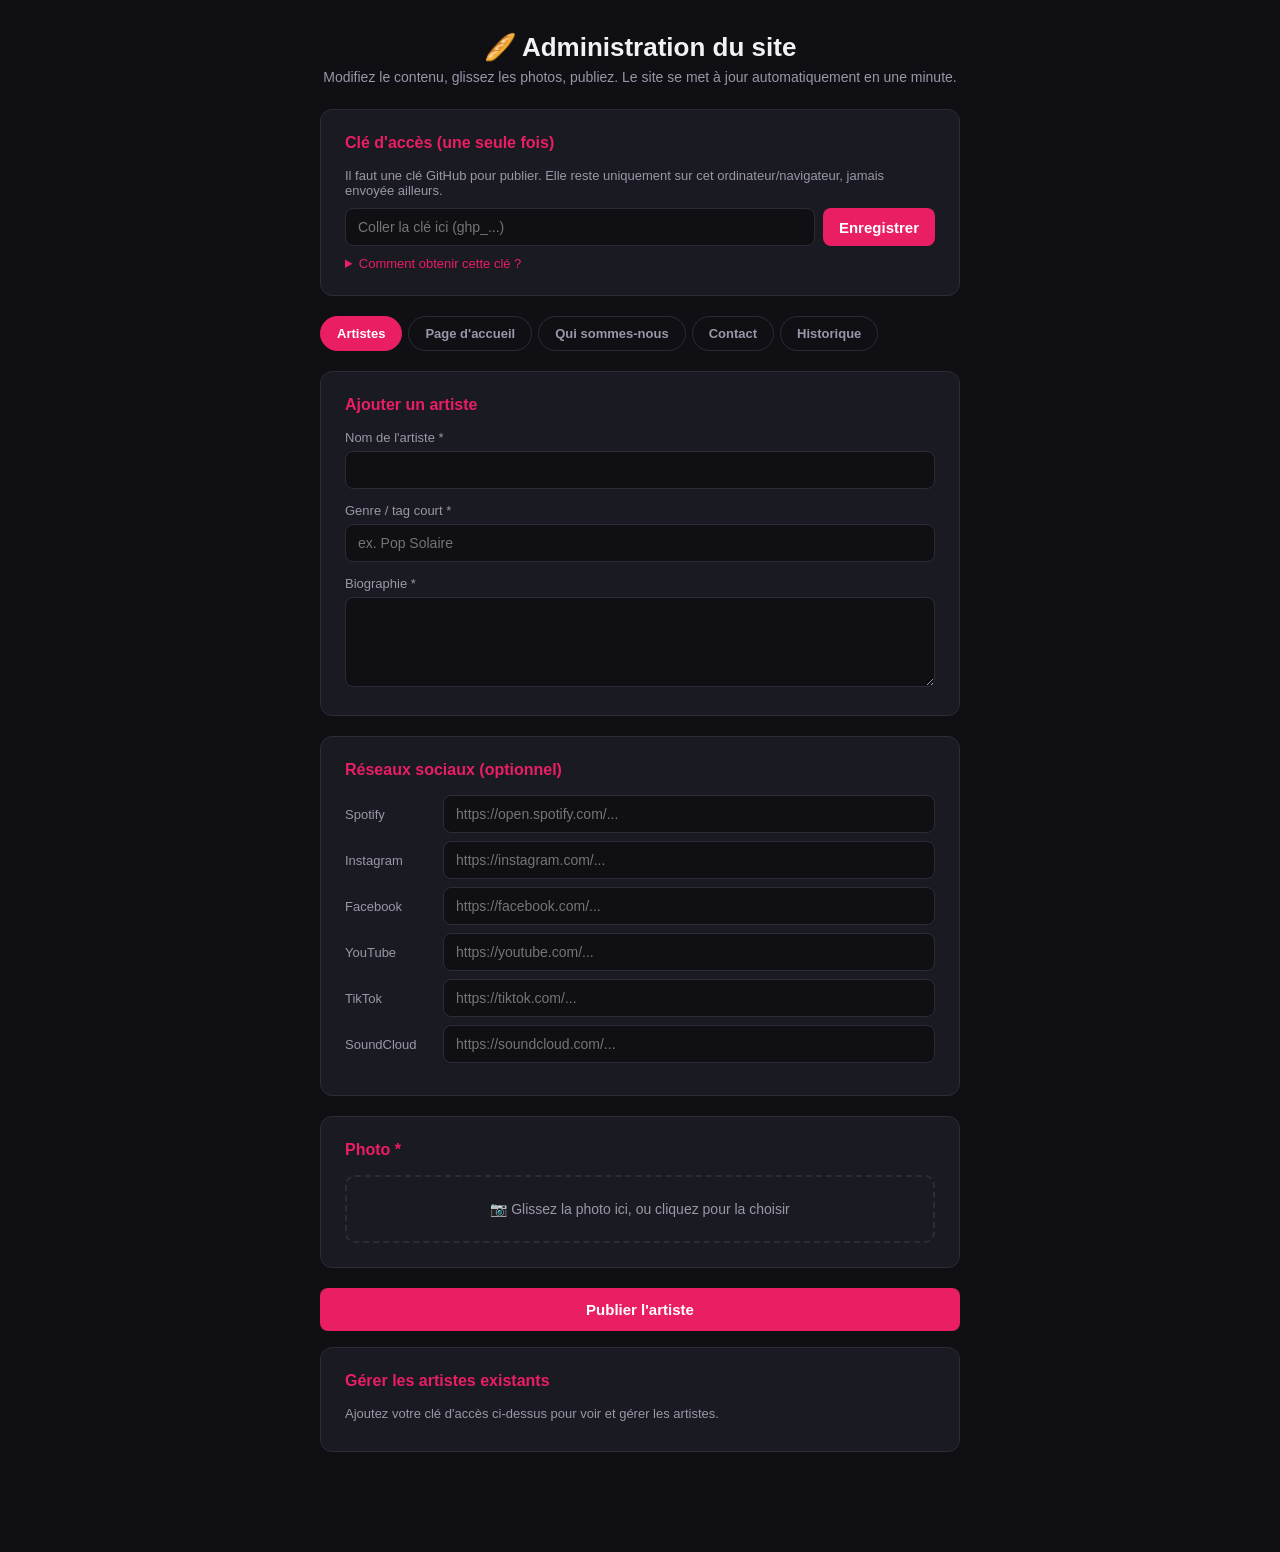
<file: admin/index.html>
<!DOCTYPE html>
<html lang="fr">
<head>
<meta charset="UTF-8">
<meta name="viewport" content="width=device-width, initial-scale=1">
<title>Administration — Baguette Publishing</title>
<style>
  :root {
    --pink: #E91E63;
    --bg: #0f0f14;
    --card: #1a1a22;
    --border: #2c2c38;
    --text: #f2f2f5;
    --muted: #9a97a8;
  }
  * { box-sizing: border-box; }
  body {
    margin: 0;
    font-family: -apple-system, BlinkMacSystemFont, "Segoe UI", Roboto, sans-serif;
    background: var(--bg);
    color: var(--text);
    padding: 32px 16px 80px;
  }
  .wrap { max-width: 640px; margin: 0 auto; }
  header { text-align: center; margin-bottom: 24px; }
  header h1 { font-size: 26px; margin: 0 0 6px; }
  header p { color: var(--muted); margin: 0; font-size: 14px; }
  .card {
    background: var(--card);
    border: 1px solid var(--border);
    border-radius: 12px;
    padding: 24px;
    margin-bottom: 20px;
  }
  .card h2 { font-size: 16px; margin: 0 0 16px; color: var(--pink); }
  label { display: block; font-size: 13px; color: var(--muted); margin: 14px 0 6px; }
  label:first-of-type { margin-top: 0; }
  input[type=text], input[type=url], input[type=password], input[type=email], textarea, select {
    width: 100%;
    background: #0f0f14;
    border: 1px solid var(--border);
    border-radius: 8px;
    padding: 10px 12px;
    color: var(--text);
    font-size: 14px;
    font-family: inherit;
  }
  textarea { resize: vertical; min-height: 90px; }
  input:focus, textarea:focus, select:focus { outline: none; border-color: var(--pink); }
  .social-row { display: flex; gap: 8px; align-items: center; margin-bottom: 8px; }
  .social-row span { width: 90px; font-size: 13px; color: var(--muted); flex-shrink: 0; }
  .dropzone {
    border: 2px dashed var(--border);
    border-radius: 10px;
    padding: 24px;
    text-align: center;
    cursor: pointer;
    color: var(--muted);
    font-size: 14px;
    transition: border-color .15s, background .15s;
  }
  .dropzone.drag { border-color: var(--pink); background: rgba(233,30,99,.06); }
  .dropzone img { max-width: 100%; max-height: 220px; border-radius: 8px; display: block; margin: 0 auto 10px; }
  .dropzone input { display: none; }
  .dropzone.small { padding: 10px; }
  .dropzone.small img { max-height: 100px; }
  button {
    background: var(--pink);
    color: #fff;
    border: none;
    border-radius: 8px;
    padding: 13px 20px;
    font-size: 15px;
    font-weight: 600;
    cursor: pointer;
    width: 100%;
  }
  button:disabled { opacity: .4; cursor: not-allowed; }
  button.secondary { background: transparent; border: 1px solid var(--border); color: var(--text); font-weight: 500; }
  button.link-btn { width: auto; background: transparent; color: var(--pink); padding: 6px 4px; font-size: 13px; font-weight: 500; }
  button.remove-btn { width: auto; background: transparent; border: 1px solid var(--border); color: #f87171; padding: 6px 12px; font-size: 13px; font-weight: 500; }
  button.remove-btn:hover { background: rgba(248,113,113,.1); border-color: #f87171; }
  .token-box { display: flex; gap: 8px; }
  .token-box input { flex: 1; }
  .token-box button { width: auto; white-space: nowrap; padding: 10px 16px; }
  details { margin-top: 10px; font-size: 13px; color: var(--muted); }
  details summary { cursor: pointer; color: var(--pink); }
  details ol { padding-left: 18px; line-height: 1.7; }
  details a { color: var(--pink); }
  .status-msg { margin-top: 16px; font-size: 14px; line-height: 1.6; white-space: pre-wrap; }
  .status-msg.ok { color: #34d399; }
  .status-msg.err { color: #f87171; }
  .status-msg a { color: var(--pink); }
  .token-saved { display: flex; align-items: center; justify-content: space-between; background: #0f0f14; border: 1px solid var(--border); border-radius: 8px; padding: 10px 12px; font-size: 13px; color: var(--muted); }
  .token-saved button { width: auto; background: transparent; color: var(--pink); padding: 4px 8px; font-size: 13px; }
  .hidden { display: none !important; }

  .artist-list { display: flex; flex-direction: column; gap: 8px; }
  .artist-row {
    display: flex; align-items: center; gap: 12px;
    background: #0f0f14; border: 1px solid var(--border); border-radius: 8px;
    padding: 8px 10px;
  }
  .artist-row img { width: 40px; height: 40px; border-radius: 6px; object-fit: cover; flex-shrink: 0; background: #000; }
  .artist-row .name { flex: 1; font-size: 14px; }
  .artist-row .name small { display: block; color: var(--muted); font-size: 12px; }
  .artist-row button { width: auto; background: transparent; border: 1px solid var(--border); color: #f87171; padding: 6px 12px; font-size: 13px; font-weight: 500; }
  .artist-row button:hover { background: rgba(248,113,113,.1); border-color: #f87171; }
  .artist-row button.confirming { background: #f87171; color: #fff; border-color: #f87171; }
  .manage-status { font-size: 13px; color: var(--muted); margin-top: 6px; }
  .manage-empty { font-size: 13px; color: var(--muted); }

  .tabs { display: flex; gap: 6px; margin-bottom: 20px; flex-wrap: wrap; }
  .tab-btn {
    width: auto; background: transparent; border: 1px solid var(--border);
    color: var(--muted); padding: 9px 16px; font-size: 13px; font-weight: 600;
    border-radius: 999px;
  }
  .tab-btn.active { background: var(--pink); color: #fff; border-color: var(--pink); }
  .tab-panel.hidden { display: none !important; }

  .item-card { background: #0f0f14; border: 1px solid var(--border); border-radius: 10px; padding: 16px; margin-bottom: 14px; }
  .item-card-head { display: flex; align-items: center; justify-content: space-between; margin-bottom: 8px; }
  .item-card-head .idx { font-size: 12px; color: var(--muted); font-weight: 600; letter-spacing: .04em; text-transform: uppercase; }

  .history-row {
    background: #0f0f14; border: 1px solid var(--border); border-radius: 10px;
    padding: 14px 16px; margin-bottom: 10px;
    display: flex; align-items: center; gap: 14px; justify-content: space-between;
  }
  .history-row .info { flex: 1; min-width: 0; }
  .history-row .msg { font-size: 14px; color: var(--text); }
  .history-row .meta { font-size: 12px; color: var(--muted); margin-top: 3px; }
  .history-row .current-badge { font-size: 11px; color: #34d399; font-weight: 600; text-transform: uppercase; letter-spacing: .04em; }
  .history-row button { width: auto; background: transparent; border: 1px solid var(--border); color: var(--text); padding: 8px 14px; font-size: 13px; font-weight: 500; flex-shrink: 0; }
  .history-row button:hover { background: rgba(233,30,99,.08); border-color: var(--pink); }
  .history-row button.confirming { background: var(--pink); color: #fff; border-color: var(--pink); }
</style>
</head>
<body>
<div class="wrap">
  <header>
    <h1>🥖 Administration du site</h1>
    <p>Modifiez le contenu, glissez les photos, publiez. Le site se met à jour automatiquement en une minute.</p>
  </header>

  <div class="card" id="token-card">
    <h2>Clé d'accès (une seule fois)</h2>
    <div id="token-entry">
      <p style="font-size:13px;color:var(--muted);margin:0 0 10px;">Il faut une clé GitHub pour publier. Elle reste uniquement sur cet ordinateur/navigateur, jamais envoyée ailleurs.</p>
      <div class="token-box">
        <input type="password" id="token-input" placeholder="Coller la clé ici (ghp_...)">
        <button type="button" id="token-save">Enregistrer</button>
      </div>
      <details>
        <summary>Comment obtenir cette clé ?</summary>
        <ol>
          <li>Aller sur <a href="https://github.com/settings/tokens/new" target="_blank">github.com/settings/tokens/new</a> (connecté avec le compte GitHub qui a accès au dépôt).</li>
          <li>Note : "Admin site Baguette" — Expiration : au choix (ex. 1 an).</li>
          <li>Cocher uniquement la case <b>repo</b>.</li>
          <li>Cliquer "Generate token" en bas, puis copier la clé (elle ne sera montrée qu'une fois) et la coller ci-dessus.</li>
        </ol>
      </details>
    </div>
    <div id="token-saved-box" class="token-saved hidden">
      <span>✅ Clé enregistrée sur cet appareil</span>
      <button type="button" id="token-clear">Changer</button>
    </div>
  </div>

  <div class="tabs">
    <button type="button" class="tab-btn active" data-tab="artistes">Artistes</button>
    <button type="button" class="tab-btn" data-tab="hero">Page d'accueil</button>
    <button type="button" class="tab-btn" data-tab="about">Qui sommes-nous</button>
    <button type="button" class="tab-btn" data-tab="contact">Contact</button>
    <button type="button" class="tab-btn" data-tab="history">Historique</button>
  </div>

  <!-- ================= ARTISTES ================= -->
  <section class="tab-panel" data-tab="artistes">
    <form id="artist-form">
      <div class="card">
        <h2>Ajouter un artiste</h2>
        <label for="f-name">Nom de l'artiste *</label>
        <input type="text" id="f-name" required>

        <label for="f-genre">Genre / tag court *</label>
        <input type="text" id="f-genre" placeholder="ex. Pop Solaire" required>

        <label for="f-bio">Biographie *</label>
        <textarea id="f-bio" required></textarea>
      </div>

      <div class="card">
        <h2>Réseaux sociaux (optionnel)</h2>
        <div class="social-row"><span>Spotify</span><input type="url" id="s-spotify" placeholder="https://open.spotify.com/..."></div>
        <div class="social-row"><span>Instagram</span><input type="url" id="s-instagram" placeholder="https://instagram.com/..."></div>
        <div class="social-row"><span>Facebook</span><input type="url" id="s-facebook" placeholder="https://facebook.com/..."></div>
        <div class="social-row"><span>YouTube</span><input type="url" id="s-youtube" placeholder="https://youtube.com/..."></div>
        <div class="social-row"><span>TikTok</span><input type="url" id="s-tiktok" placeholder="https://tiktok.com/..."></div>
        <div class="social-row"><span>SoundCloud</span><input type="url" id="s-soundcloud" placeholder="https://soundcloud.com/..."></div>
      </div>

      <div class="card">
        <h2>Photo *</h2>
        <div class="dropzone" id="dropzone">
          <div id="dropzone-empty">📷 Glissez la photo ici, ou cliquez pour la choisir</div>
          <img id="preview" class="hidden">
          <input type="file" id="f-image" accept="image/*">
        </div>
      </div>

      <button type="submit" id="submit-btn">Publier l'artiste</button>
      <div id="status" class="status-msg"></div>
    </form>

    <div class="card">
      <h2>Gérer les artistes existants</h2>
      <div id="manage-empty" class="manage-empty">Chargement de la liste...</div>
      <div class="artist-list hidden" id="artist-list"></div>
      <div id="manage-status" class="manage-status"></div>
    </div>
  </section>

  <!-- ================= HERO ================= -->
  <section class="tab-panel hidden" data-tab="hero">
    <div class="card">
      <h2>Diapositives de la page d'accueil</h2>
      <p style="font-size:13px;color:var(--muted);margin:0 0 4px;">Le grand visuel qui défile tout en haut du site.</p>
    </div>
    <div id="hero-empty" class="manage-empty">Chargement...</div>
    <div id="hero-list"></div>
    <button type="button" class="secondary" id="hero-add" style="margin-bottom:14px;">+ Ajouter une diapositive</button>
    <button type="button" id="hero-save">Publier les diapositives</button>
    <div id="hero-status" class="status-msg"></div>
  </section>

  <!-- ================= ABOUT ================= -->
  <section class="tab-panel hidden" data-tab="about">
    <div class="card">
      <h2>Qui sommes-nous</h2>
      <label for="about-title">Titre</label>
      <input type="text" id="about-title">
      <label for="about-eyebrow">Accroche</label>
      <input type="text" id="about-eyebrow">
      <label>Paragraphes</label>
      <div id="about-paragraphs"></div>
      <button type="button" class="secondary" id="about-add-p" style="margin-top:8px;">+ Ajouter un paragraphe</button>
    </div>
    <div class="card">
      <h2>Image</h2>
      <div class="dropzone" id="about-dropzone">
        <div id="about-dropzone-empty">📷 Glissez l'image ici, ou cliquez pour la choisir</div>
        <img id="about-preview" class="hidden">
        <input type="file" id="about-image" accept="image/*">
      </div>
    </div>
    <button type="button" id="about-save">Publier</button>
    <div id="about-status" class="status-msg"></div>
  </section>

  <!-- ================= CONTACT ================= -->
  <section class="tab-panel hidden" data-tab="contact">
    <div class="card">
      <h2>Coordonnées</h2>
      <label for="contact-city">Ville</label>
      <input type="text" id="contact-city">
      <label for="contact-email">Email</label>
      <input type="email" id="contact-email">
      <label for="contact-quote">Citation</label>
      <textarea id="contact-quote"></textarea>
    </div>
    <div class="card">
      <h2>Logo</h2>
      <div class="dropzone" id="contact-dropzone">
        <div id="contact-dropzone-empty">📷 Glissez le logo ici, ou cliquez pour le choisir</div>
        <img id="contact-preview" class="hidden">
        <input type="file" id="contact-image" accept="image/*">
      </div>
    </div>
    <div class="card">
      <h2>Réseaux sociaux</h2>
      <div id="contact-socials"></div>
      <button type="button" class="secondary" id="contact-add-social" style="margin-top:8px;">+ Ajouter un réseau</button>
    </div>
    <button type="button" id="contact-save">Publier</button>
    <div id="contact-status" class="status-msg"></div>
  </section>

  <!-- ================= HISTORIQUE ================= -->
  <section class="tab-panel hidden" data-tab="history">
    <div class="card">
      <h2>Historique des publications</h2>
      <p style="font-size:13px;color:var(--muted);margin:0;">Chaque modification (artistes, page d'accueil, à propos, contact) est enregistrée ici. Vous pouvez revenir à une version précédente à tout moment.</p>
      <p style="font-size:12px;color:var(--muted);margin:10px 0 0;">⚠️ La restauration remet en place le texte tel qu'il était à cette date. Si une photo a été supprimée depuis, elle ne sera pas ramenée automatiquement.</p>
    </div>
    <div id="history-empty" class="manage-empty">Chargement...</div>
    <div id="history-list"></div>
  </section>
</div>

<script>
const OWNER = "RomainPitot";
const REPO = "baguettepublishing-wp-clone";
const BRANCH = "master";
const API = `https://api.github.com/repos/${OWNER}/${REPO}`;
const SITE_URL = `https://${OWNER.toLowerCase()}.github.io/${REPO}/`;
const SOCIAL_ICONS = ["linkedin", "instagram", "facebook", "youtube", "spotify", "tiktok"];

const $ = (id) => document.getElementById(id);

// ==================================================================
// Onglets
// ==================================================================
document.querySelectorAll(".tab-btn").forEach((btn) => {
  btn.addEventListener("click", () => {
    document.querySelectorAll(".tab-btn").forEach((b) => b.classList.remove("active"));
    document.querySelectorAll(".tab-panel").forEach((p) => p.classList.add("hidden"));
    btn.classList.add("active");
    document.querySelector(`.tab-panel[data-tab="${btn.dataset.tab}"]`).classList.remove("hidden");
  });
});

// ==================================================================
// Clé d'accès
// ==================================================================
function getToken() { return localStorage.getItem("bp_gh_token") || ""; }
function setToken(t) { localStorage.setItem("bp_gh_token", t); }
function clearToken() { localStorage.removeItem("bp_gh_token"); }

function refreshTokenUI() {
  const has = !!getToken();
  $("token-entry").classList.toggle("hidden", has);
  $("token-saved-box").classList.toggle("hidden", !has);
}
refreshTokenUI();

$("token-save").addEventListener("click", () => {
  const v = $("token-input").value.trim();
  if (!v) return;
  setToken(v);
  $("token-input").value = "";
  refreshTokenUI();
  loadEverything();
});
$("token-clear").addEventListener("click", () => {
  clearToken();
  refreshTokenUI();
  loadEverything();
});

// ==================================================================
// Aides génériques
// ==================================================================
function slugify(s) {
  return s.normalize("NFD").replace(/[̀-ͯ]/g, "")
    .toLowerCase().trim().replace(/[^a-z0-9]+/g, "-").replace(/(^-|-$)/g, "");
}
function utf8ToBase64(str) { return btoa(unescape(encodeURIComponent(str))); }
function base64ToUtf8(str) { return decodeURIComponent(escape(atob(str))); }
function arrayBufferToBase64(buffer) {
  let binary = "";
  const bytes = new Uint8Array(buffer);
  for (let i = 0; i < bytes.byteLength; i++) binary += String.fromCharCode(bytes[i]);
  return btoa(binary);
}

async function ghApi(url, opts) {
  const token = getToken();
  const res = await fetch(url, {
    ...opts,
    headers: {
      "Authorization": `Bearer ${token}`,
      "Accept": "application/vnd.github+json",
      ...(opts && opts.headers ? opts.headers : {}),
    },
  });
  if (!res.ok) {
    const body = await res.json().catch(() => ({}));
    throw new Error(`${res.status} ${res.statusText}${body.message ? " — " + body.message : ""}`);
  }
  return res.json();
}
async function ghRequest(path, opts) { return ghApi(`${API}/contents/${path}`, opts); }

// Bouton "Publier" à confirmation en deux clics : le 1er clic affiche un
// message de confirmation pendant quelques secondes, le 2e déclenche
// réellement l'action. Évite d'écraser du contenu par un clic accidentel.
function wireConfirmButton(btn, normalLabel, confirmLabel, onConfirmed) {
  let timer = null;
  btn.textContent = normalLabel;
  btn.addEventListener("click", async () => {
    if (!btn.classList.contains("confirming")) {
      btn.classList.add("confirming");
      btn.textContent = confirmLabel;
      timer = setTimeout(() => { btn.classList.remove("confirming"); btn.textContent = normalLabel; }, 5000);
      return;
    }
    clearTimeout(timer);
    btn.classList.remove("confirming");
    btn.textContent = normalLabel;
    await onConfirmed();
  });
}

async function getJsonFile(path) {
  const current = await ghRequest(path, { method: "GET" });
  return { data: JSON.parse(base64ToUtf8(current.content.replace(/\n/g, ""))), sha: current.sha };
}

async function putJsonFile(path, data, message, sha) {
  const newContent = JSON.stringify(data, null, 2) + "\n";
  return ghRequest(path, {
    method: "PUT",
    body: JSON.stringify({ message, content: utf8ToBase64(newContent), sha, branch: BRANCH }),
  });
}

async function uploadImage(file, slugBase) {
  const ext = (file.name.split(".").pop() || "jpg").toLowerCase();
  const suffix = Math.random().toString(36).slice(2, 7);
  const path = `wp-content/uploads/2025/09/${slugify(slugBase)}-${suffix}.${ext}`;
  const buffer = await file.arrayBuffer();
  await ghRequest(path, {
    method: "PUT",
    body: JSON.stringify({ message: `Ajoute l'image ${slugBase}`, content: arrayBufferToBase64(buffer), branch: BRANCH }),
  });
  return path;
}

// Best-effort : supprime une image devenue inutile (remplacée par une
// nouvelle) pour ne pas laisser le dépôt s'alourdir avec des fichiers
// orphelins. Échoue silencieusement si le fichier n'existe déjà plus.
async function deleteImageBestEffort(path, label) {
  if (!path) return;
  try {
    const info = await ghRequest(path, { method: "GET" });
    await ghRequest(path, {
      method: "DELETE",
      body: JSON.stringify({ message: `Retire l'ancienne image (${label})`, sha: info.sha, branch: BRANCH }),
    });
  } catch (err) { /* pas grave si l'ancienne image ne peut pas être supprimée */ }
}

function setStatus(elId, msg, cls) {
  const el = $(elId);
  el.textContent = msg;
  el.className = "status-msg" + (cls ? " " + cls : "");
}

// Zone glisser-déposer réutilisable. Renvoie un objet avec getFile()
// (le nouveau fichier choisi, ou null si l'image n'a pas changé) et
// getCurrentPath() (le chemin déjà publié, inchangé si pas de nouveau fichier).
function makeDropzone(zoneId, emptyId, previewId, inputId, currentPath) {
  const zone = $(zoneId), empty = $(emptyId), preview = $(previewId), input = $(inputId);
  let file = null;
  if (currentPath) {
    preview.src = "../" + currentPath;
    preview.classList.remove("hidden");
    empty.classList.add("hidden");
  }
  zone.addEventListener("click", () => input.click());
  ["dragenter", "dragover"].forEach((ev) => zone.addEventListener(ev, (e) => { e.preventDefault(); zone.classList.add("drag"); }));
  ["dragleave", "drop"].forEach((ev) => zone.addEventListener(ev, (e) => { e.preventDefault(); zone.classList.remove("drag"); }));
  function handle(f) {
    if (!f || !f.type.startsWith("image/")) return;
    file = f;
    const reader = new FileReader();
    reader.onload = (e) => { preview.src = e.target.result; preview.classList.remove("hidden"); empty.classList.add("hidden"); };
    reader.readAsDataURL(f);
  }
  zone.addEventListener("drop", (e) => { if (e.dataTransfer.files.length) handle(e.dataTransfer.files[0]); });
  input.addEventListener("change", (e) => { if (e.target.files.length) handle(e.target.files[0]); });
  return { getFile: () => file, getCurrentPath: () => currentPath };
}

function loadEverything() {
  loadArtistList();
  loadHeroTab();
  loadAboutTab();
  loadContactTab();
  loadHistoryTab();
}

// ==================================================================
// ARTISTES — ajout
// ==================================================================
let imageFile = null;
const dropzone = $("dropzone");
const fileInput = $("f-image");
dropzone.addEventListener("click", () => fileInput.click());
["dragenter", "dragover"].forEach((ev) => dropzone.addEventListener(ev, (e) => { e.preventDefault(); dropzone.classList.add("drag"); }));
["dragleave", "drop"].forEach((ev) => dropzone.addEventListener(ev, (e) => { e.preventDefault(); dropzone.classList.remove("drag"); }));
dropzone.addEventListener("drop", (e) => { if (e.dataTransfer.files.length) handleArtistFile(e.dataTransfer.files[0]); });
fileInput.addEventListener("change", (e) => { if (e.target.files.length) handleArtistFile(e.target.files[0]); });
function handleArtistFile(file) {
  if (!file.type.startsWith("image/")) return;
  imageFile = file;
  const reader = new FileReader();
  reader.onload = (e) => { $("preview").src = e.target.result; $("preview").classList.remove("hidden"); $("dropzone-empty").classList.add("hidden"); };
  reader.readAsDataURL(file);
}

$("artist-form").addEventListener("submit", async (e) => {
  e.preventDefault();
  if (!getToken()) { setStatus("status", "Ajoutez d'abord votre clé d'accès ci-dessus.", "err"); return; }
  const name = $("f-name").value.trim();
  const genre = $("f-genre").value.trim();
  const bio = $("f-bio").value.trim();
  if (!name || !genre || !bio) { setStatus("status", "Merci de remplir le nom, le genre et la biographie.", "err"); return; }
  if (!imageFile) { setStatus("status", "Merci d'ajouter une photo.", "err"); return; }

  const socials = [];
  [["spotify", "s-spotify"], ["instagram", "s-instagram"], ["facebook", "s-facebook"],
   ["youtube", "s-youtube"], ["tiktok", "s-tiktok"], ["soundcloud", "s-soundcloud"]]
    .forEach(([icon, id]) => { const url = $(id).value.trim(); if (url) socials.push({ icon, url }); });

  const btn = $("submit-btn");
  btn.disabled = true;
  try {
    setStatus("status", "Envoi de la photo...");
    const imagePath = await uploadImage(imageFile, name);
    setStatus("status", "Ajout de la fiche artiste...");
    const { data: list, sha } = await getJsonFile("data/artists_grid.json");
    list.push({ name, genre, bio, card_image: imagePath, socials });
    await putJsonFile("data/artists_grid.json", list, `Ajoute l'artiste ${name}`, sha);

    setStatus("status", `✅ « ${name} » a été ajouté ! Le site se met à jour automatiquement, ça prend environ 1 minute.\n\nVoir le site : ${SITE_URL}`, "ok");
    $("artist-form").reset();
    imageFile = null;
    $("preview").classList.add("hidden");
    $("dropzone-empty").classList.remove("hidden");
    loadArtistList();
  } catch (err) {
    setStatus("status", "❌ Une erreur est survenue : " + err.message, "err");
  } finally {
    btn.disabled = false;
  }
});

// ==================================================================
// ARTISTES — gestion / suppression
// ==================================================================
async function loadArtistList() {
  const empty = $("manage-empty");
  const listEl = $("artist-list");
  if (!getToken()) {
    empty.textContent = "Ajoutez votre clé d'accès ci-dessus pour voir et gérer les artistes.";
    empty.classList.remove("hidden");
    listEl.classList.add("hidden");
    return;
  }
  empty.textContent = "Chargement de la liste...";
  empty.classList.remove("hidden");
  listEl.classList.add("hidden");
  try {
    const { data: list } = await getJsonFile("data/artists_grid.json");
    renderArtistList(list);
  } catch (err) {
    empty.textContent = "❌ Impossible de charger la liste : " + err.message;
  }
}

function renderArtistList(list) {
  const empty = $("manage-empty");
  const listEl = $("artist-list");
  if (!list.length) {
    empty.textContent = "Aucun artiste pour le moment.";
    empty.classList.remove("hidden");
    listEl.classList.add("hidden");
    return;
  }
  empty.classList.add("hidden");
  listEl.classList.remove("hidden");
  listEl.innerHTML = "";
  list.forEach((artist, idx) => {
    const row = document.createElement("div");
    row.className = "artist-row";
    row.innerHTML = `
      <img src="../${artist.card_image}" alt="">
      <div class="name">${artist.name}<small>${artist.genre || ""}</small></div>
      <button type="button" data-idx="${idx}">Supprimer</button>
    `;
    listEl.appendChild(row);
  });
  listEl.querySelectorAll("button[data-idx]").forEach((btn) => {
    let confirmTimer = null;
    btn.addEventListener("click", async () => {
      const idx = parseInt(btn.dataset.idx, 10);
      const artist = list[idx];
      if (!btn.classList.contains("confirming")) {
        btn.classList.add("confirming");
        btn.textContent = "Confirmer la suppression ?";
        confirmTimer = setTimeout(() => { btn.classList.remove("confirming"); btn.textContent = "Supprimer"; }, 4000);
        return;
      }
      clearTimeout(confirmTimer);
      btn.disabled = true;
      btn.textContent = "Suppression...";
      $("manage-status").textContent = "";
      try {
        const { data: freshList, sha } = await getJsonFile("data/artists_grid.json");
        const freshIdx = freshList.findIndex((a) => a.name === artist.name && a.card_image === artist.card_image);
        if (freshIdx === -1) throw new Error("Cet artiste a déjà été retiré (par quelqu'un d'autre entre-temps ?).");
        freshList.splice(freshIdx, 1);
        await putJsonFile("data/artists_grid.json", freshList, `Retire l'artiste ${artist.name}`, sha);
        try {
          const imgInfo = await ghRequest(artist.card_image, { method: "GET" });
          await ghRequest(artist.card_image, { method: "DELETE", body: JSON.stringify({ message: `Retire la photo de ${artist.name}`, sha: imgInfo.sha, branch: BRANCH }) });
        } catch (imgErr) { /* pas grave si la photo ne peut pas être supprimée */ }
        $("manage-status").textContent = `✅ « ${artist.name} » a été retiré. Le site se met à jour automatiquement (~1 minute).`;
        loadArtistList();
      } catch (err) {
        $("manage-status").textContent = "❌ Erreur : " + err.message;
        btn.disabled = false;
        btn.classList.remove("confirming");
        btn.textContent = "Supprimer";
      }
    });
  });
}

// ==================================================================
// HERO — diapositives de la page d'accueil
// ==================================================================
let heroDropzones = [];

async function loadHeroTab() {
  const empty = $("hero-empty");
  if (!getToken()) { empty.textContent = "Ajoutez votre clé d'accès ci-dessus."; empty.classList.remove("hidden"); $("hero-list").innerHTML = ""; return; }
  empty.textContent = "Chargement...";
  empty.classList.remove("hidden");
  try {
    const { data } = await getJsonFile("data/site_content.json");
    renderHeroTab(data.hero_slides || []);
    empty.classList.add("hidden");
  } catch (err) {
    empty.textContent = "❌ Impossible de charger : " + err.message;
  }
}

function renderHeroTab(slides) {
  const list = $("hero-list");
  list.innerHTML = "";
  heroDropzones = [];
  slides.forEach((slide, i) => addHeroCard(slide, i));
}

function addHeroCard(slide, i) {
  const list = $("hero-list");
  const card = document.createElement("div");
  card.className = "item-card";
  const dzId = `hero-dz-${i}`, dzEmptyId = `hero-dz-empty-${i}`, dzPrevId = `hero-dz-prev-${i}`, dzInputId = `hero-dz-input-${i}`;
  card.innerHTML = `
    <div class="item-card-head"><span class="idx">Diapositive ${i + 1}</span><button type="button" class="remove-btn" data-remove>Retirer</button></div>
    <label>Nom de l'artiste</label>
    <input type="text" class="hero-name" value="${slide.name || ""}">
    <label>Mot-clé (grand titre)</label>
    <input type="text" class="hero-word" value="${slide.word || ""}">
    <label>Phrase d'accroche</label>
    <input type="text" class="hero-text" value="${slide.text || ""}">
    <label>Photo</label>
    <div class="dropzone small" id="${dzId}">
      <div id="${dzEmptyId}">📷 Glissez la photo ici</div>
      <img id="${dzPrevId}" class="hidden">
      <input type="file" id="${dzInputId}" accept="image/*">
    </div>
  `;
  list.appendChild(card);
  const dz = makeDropzone(dzId, dzEmptyId, dzPrevId, dzInputId, slide.image);
  heroDropzones.push(dz);
  card.querySelector("[data-remove]").addEventListener("click", () => {
    const idx = Array.from(list.children).indexOf(card);
    heroDropzones.splice(idx, 1);
    card.remove();
  });
}

$("hero-add").addEventListener("click", () => addHeroCard({ name: "", word: "", text: "", image: "" }, $("hero-list").children.length));

wireConfirmButton($("hero-save"), "Publier les diapositives", "Confirmer la publication ?", async () => {
  if (!getToken()) { setStatus("hero-status", "Ajoutez d'abord votre clé d'accès.", "err"); return; }
  const btn = $("hero-save");
  btn.disabled = true;
  try {
    setStatus("hero-status", "Envoi des photos modifiées...");
    const cards = Array.from($("hero-list").children);
    const slides = [];
    for (let i = 0; i < cards.length; i++) {
      const card = cards[i];
      const name = card.querySelector(".hero-name").value.trim();
      const word = card.querySelector(".hero-word").value.trim();
      const text = card.querySelector(".hero-text").value.trim();
      const dz = heroDropzones[i];
      const oldPath = dz.getCurrentPath() || "";
      let image = oldPath;
      const file = dz.getFile();
      if (file) {
        image = await uploadImage(file, name || "hero");
        if (oldPath) await deleteImageBestEffort(oldPath, `diapositive ${name || i + 1}`);
      }
      slides.push({ name, word, text, image });
    }
    setStatus("hero-status", "Publication...");
    const { data, sha } = await getJsonFile("data/site_content.json");
    data.hero_slides = slides;
    await putJsonFile("data/site_content.json", data, "Met à jour les diapositives de la page d'accueil", sha);
    setStatus("hero-status", `✅ Diapositives publiées ! Ça prend environ 1 minute.\n\nVoir le site : ${SITE_URL}`, "ok");
    loadHeroTab();
  } catch (err) {
    setStatus("hero-status", "❌ Une erreur est survenue : " + err.message, "err");
  } finally {
    btn.disabled = false;
  }
});

// ==================================================================
// ABOUT — Qui sommes-nous
// ==================================================================
let aboutDropzone = null;

async function loadAboutTab() {
  if (!getToken()) return;
  try {
    const { data } = await getJsonFile("data/site_content.json");
    const about = data.about || { title: "", eyebrow: "", paragraphs: [], image: "" };
    $("about-title").value = about.title || "";
    $("about-eyebrow").value = about.eyebrow || "";
    const container = $("about-paragraphs");
    container.innerHTML = "";
    (about.paragraphs || []).forEach((p) => addAboutParagraph(p));
    aboutDropzone = makeDropzone("about-dropzone", "about-dropzone-empty", "about-preview", "about-image", about.image);
  } catch (err) {
    setStatus("about-status", "❌ Impossible de charger : " + err.message, "err");
  }
}

function addAboutParagraph(text) {
  const container = $("about-paragraphs");
  const row = document.createElement("div");
  row.style.display = "flex";
  row.style.gap = "8px";
  row.style.marginBottom = "8px";
  row.innerHTML = `<textarea style="flex:1;min-height:70px;">${text || ""}</textarea><button type="button" class="remove-btn" data-remove>✕</button>`;
  row.querySelector("[data-remove]").addEventListener("click", () => row.remove());
  container.appendChild(row);
}
$("about-add-p").addEventListener("click", () => addAboutParagraph(""));

wireConfirmButton($("about-save"), "Publier", "Confirmer la publication ?", async () => {
  if (!getToken()) { setStatus("about-status", "Ajoutez d'abord votre clé d'accès.", "err"); return; }
  const btn = $("about-save");
  btn.disabled = true;
  try {
    setStatus("about-status", "Publication...");
    const paragraphs = Array.from($("about-paragraphs").querySelectorAll("textarea")).map((t) => t.value.trim()).filter(Boolean);
    const oldImage = aboutDropzone.getCurrentPath() || "";
    let image = oldImage;
    const file = aboutDropzone.getFile();
    if (file) {
      image = await uploadImage(file, "about");
      if (oldImage) await deleteImageBestEffort(oldImage, "Qui sommes-nous");
    }
    const { data, sha } = await getJsonFile("data/site_content.json");
    data.about = { title: $("about-title").value.trim(), eyebrow: $("about-eyebrow").value.trim(), paragraphs, image };
    await putJsonFile("data/site_content.json", data, "Met à jour la section Qui sommes-nous", sha);
    setStatus("about-status", `✅ Publié ! Ça prend environ 1 minute.\n\nVoir le site : ${SITE_URL}`, "ok");
    loadAboutTab();
  } catch (err) {
    setStatus("about-status", "❌ Une erreur est survenue : " + err.message, "err");
  } finally {
    btn.disabled = false;
  }
});

// ==================================================================
// CONTACT
// ==================================================================
let contactDropzone = null;

async function loadContactTab() {
  if (!getToken()) return;
  try {
    const { data } = await getJsonFile("data/site_content.json");
    const contact = data.contact || { city: "", email: "", quote: "", logo: "", socials: [] };
    $("contact-city").value = contact.city || "";
    $("contact-email").value = contact.email || "";
    $("contact-quote").value = contact.quote || "";
    contactDropzone = makeDropzone("contact-dropzone", "contact-dropzone-empty", "contact-preview", "contact-image", contact.logo);
    const container = $("contact-socials");
    container.innerHTML = "";
    (contact.socials || []).forEach((s) => addContactSocial(s.icon, s.url));
  } catch (err) {
    setStatus("contact-status", "❌ Impossible de charger : " + err.message, "err");
  }
}

function addContactSocial(icon, url) {
  const container = $("contact-socials");
  const row = document.createElement("div");
  row.className = "social-row";
  const options = SOCIAL_ICONS.map((i) => `<option value="${i}" ${i === icon ? "selected" : ""}>${i}</option>`).join("");
  row.innerHTML = `<select style="width:130px;flex-shrink:0;">${options}</select><input type="url" value="${url || ""}" placeholder="https://..."><button type="button" class="remove-btn" data-remove>✕</button>`;
  row.querySelector("[data-remove]").addEventListener("click", () => row.remove());
  container.appendChild(row);
}
$("contact-add-social").addEventListener("click", () => addContactSocial(SOCIAL_ICONS[0], ""));

wireConfirmButton($("contact-save"), "Publier", "Confirmer la publication ?", async () => {
  if (!getToken()) { setStatus("contact-status", "Ajoutez d'abord votre clé d'accès.", "err"); return; }
  const btn = $("contact-save");
  btn.disabled = true;
  try {
    setStatus("contact-status", "Publication...");
    const socials = Array.from($("contact-socials").children).map((row) => ({
      icon: row.querySelector("select").value,
      url: row.querySelector("input").value.trim(),
    })).filter((s) => s.url);
    const oldLogo = contactDropzone.getCurrentPath() || "";
    let logo = oldLogo;
    const file = contactDropzone.getFile();
    if (file) {
      logo = await uploadImage(file, "logo-contact");
      if (oldLogo) await deleteImageBestEffort(oldLogo, "logo contact");
    }
    const { data, sha } = await getJsonFile("data/site_content.json");
    data.contact = {
      city: $("contact-city").value.trim(),
      email: $("contact-email").value.trim(),
      quote: $("contact-quote").value.trim(),
      logo,
      socials,
    };
    await putJsonFile("data/site_content.json", data, "Met à jour la section Contact", sha);
    setStatus("contact-status", `✅ Publié ! Ça prend environ 1 minute.\n\nVoir le site : ${SITE_URL}`, "ok");
    loadContactTab();
  } catch (err) {
    setStatus("contact-status", "❌ Une erreur est survenue : " + err.message, "err");
  } finally {
    btn.disabled = false;
  }
});

// ==================================================================
// HISTORIQUE — journal des publications + restauration
// ==================================================================
const HISTORY_FILES = ["data/artists_grid.json", "data/site_content.json"];

function timeAgo(dateStr) {
  const diffMs = Date.now() - new Date(dateStr).getTime();
  const mins = Math.round(diffMs / 60000);
  if (mins < 1) return "à l'instant";
  if (mins < 60) return `il y a ${mins} min`;
  const hours = Math.round(mins / 60);
  if (hours < 24) return `il y a ${hours} h`;
  const days = Math.round(hours / 24);
  return `il y a ${days} j`;
}

async function loadHistoryTab() {
  const empty = $("history-empty");
  const listEl = $("history-list");
  if (!getToken()) { empty.textContent = "Ajoutez votre clé d'accès ci-dessus."; empty.classList.remove("hidden"); listEl.innerHTML = ""; return; }
  empty.textContent = "Chargement...";
  empty.classList.remove("hidden");
  listEl.innerHTML = "";
  try {
    const commits = await ghApi(`${API}/commits?per_page=25`, { method: "GET" });
    empty.classList.add("hidden");
    commits.forEach((c, idx) => renderHistoryRow(c, idx === 0));
  } catch (err) {
    empty.textContent = "❌ Impossible de charger l'historique : " + err.message;
  }
}

function renderHistoryRow(commit, isCurrent) {
  const listEl = $("history-list");
  const row = document.createElement("div");
  row.className = "history-row";
  const message = (commit.commit.message || "").split("\n")[0];
  const date = commit.commit.author?.date || commit.commit.committer?.date;
  row.innerHTML = `
    <div class="info">
      <div class="msg">${message}</div>
      <div class="meta">${date ? timeAgo(date) : ""}${isCurrent ? ' · <span class="current-badge">Version actuelle</span>' : ""}</div>
    </div>
    ${isCurrent ? "" : '<button type="button" data-sha="' + commit.sha + '">Restaurer cette version</button>'}
  `;
  listEl.appendChild(row);
  const btn = row.querySelector("button[data-sha]");
  if (btn) {
    wireConfirmButton(btn, "Restaurer cette version", "Confirmer la restauration ?", () => restoreToCommit(commit.sha, message, btn));
  }
}

async function restoreToCommit(sha, message, btn) {
  btn.disabled = true;
  const original = btn.textContent;
  btn.textContent = "Restauration...";
  try {
    for (const path of HISTORY_FILES) {
      let oldFile;
      try {
        oldFile = await ghRequest(`${path}?ref=${sha}`, { method: "GET" });
      } catch (err) {
        continue; // ce fichier n'existait peut-être pas encore à cette date
      }
      const current = await ghRequest(path, { method: "GET" });
      if (oldFile.sha === current.sha) continue; // déjà identique, rien à faire
      await ghRequest(path, {
        method: "PUT",
        body: JSON.stringify({
          message: `Restaure ${path} à l'état du commit "${message}"`,
          content: oldFile.content.replace(/\n/g, ""),
          sha: current.sha,
          branch: BRANCH,
        }),
      });
    }
    $("history-empty").classList.remove("hidden");
    $("history-empty").textContent = "✅ Restauration effectuée. Le site se met à jour automatiquement (~1 minute).";
    loadHistoryTab();
    loadArtistList();
    loadHeroTab();
    loadAboutTab();
    loadContactTab();
  } catch (err) {
    btn.disabled = false;
    btn.textContent = original;
    alert("Erreur lors de la restauration : " + err.message);
  }
}

loadEverything();
</script>
</body>
</html>
</file>
